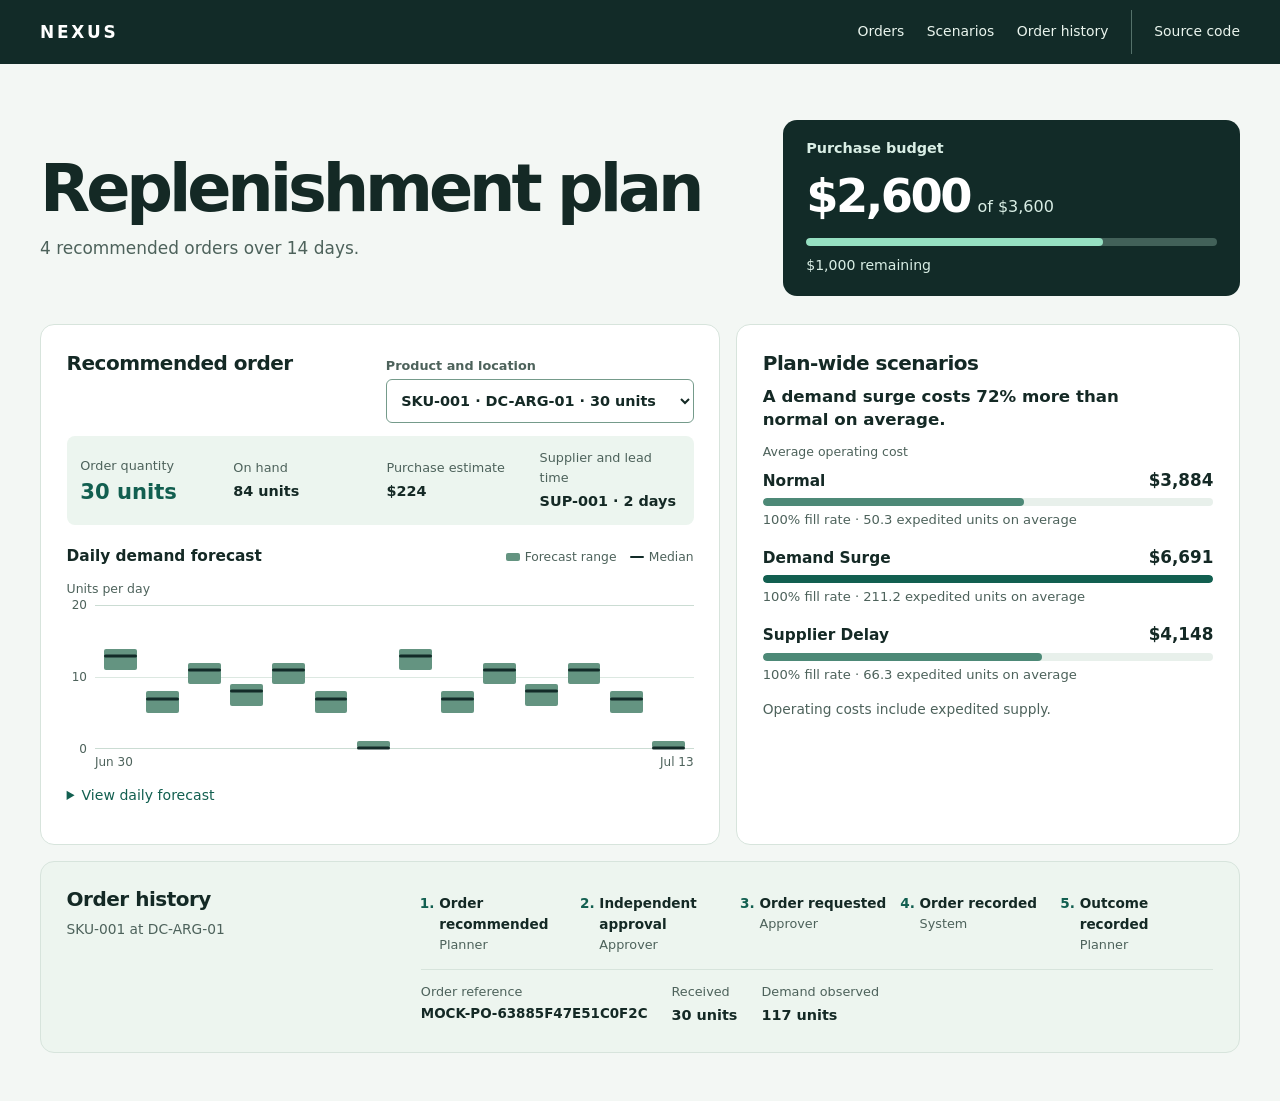
<file: docs/index.html>
<!doctype html>
<html lang="en">
<head>
  <meta charset="UTF-8">
  <meta name="viewport" content="width=device-width, initial-scale=1">
  <meta name="description" content="Explore recommended orders, demand forecasts, and supply scenarios in NEXUS.">
  <meta name="theme-color" content="#122b28">
  <title>NEXUS | Replenishment plan</title>
  <link rel="icon" href="data:,">
  <link rel="stylesheet" href="./workspace.css">
  <script src="./workspace-snapshot.js?v=3" defer></script>
  <script src="./workspace.js?v=3" defer></script>
</head>
<body>
  <a class="skip-link" href="#main">Skip to plan</a>
  <header class="masthead">
    <div class="frame masthead-inner">
      <a class="wordmark" href="./index.html">NEXUS</a>
      <nav aria-label="Plan navigation">
        <a href="#recommendation">Orders</a>
        <a href="#scenarios">Scenarios</a>
        <a href="#workflow">Order history</a>
        <a class="source-link" href="https://github.com/JoaquinOjedaDev/nexus-decision-intelligence-portfolio">Source code</a>
      </nav>
    </div>
  </header>

  <main id="main" class="frame" tabindex="-1">
    <section class="plan" aria-labelledby="plan-title">
      <div>
        <h1 id="plan-title">Replenishment plan</h1>
        <p class="plan-description" id="plan-description"></p>
      </div>
      <div class="budget-panel">
        <h2>Purchase budget</h2>
        <p class="budget-value"><strong id="purchase-total">…</strong> <span id="budget-total"></span></p>
        <div class="budget-track" aria-hidden="true"><span id="budget-fill"></span></div>
        <p class="budget-caption" id="budget-left"></p>
      </div>
    </section>

    <noscript><p>Enable JavaScript to view the plan.</p></noscript>

    <div class="analysis-grid">
      <section id="recommendation" class="panel" aria-labelledby="recommendation-title" tabindex="-1">
        <div class="section-head">
          <h2 id="recommendation-title">Recommended order</h2>
          <label class="picker" for="item">Product and location
            <select id="item"></select>
          </label>
        </div>
        <dl class="order-facts" aria-live="polite">
          <div class="order-quantity"><dt>Order quantity</dt><dd id="quantity">…</dd></div>
          <div><dt>On hand</dt><dd id="inventory">…</dd></div>
          <div><dt>Purchase estimate</dt><dd id="purchase">…</dd></div>
          <div><dt>Supplier and lead time</dt><dd id="supplier">…</dd></div>
        </dl>
        <div class="forecast">
          <div class="section-head">
            <h3>Daily demand forecast</h3>
            <p class="legend"><span>Forecast range</span> <span>Median</span></p>
          </div>
          <p class="chart-unit" aria-hidden="true">Units per day</p>
          <div class="forecast-grid" aria-hidden="true">
            <div class="chart-axis" id="chart-axis"></div>
            <div>
              <div class="chart" id="chart"></div>
              <div class="chart-dates" id="chart-dates"></div>
            </div>
          </div>
          <details>
            <summary>View daily forecast</summary>
            <table>
              <thead><tr><th scope="col">Date</th><th scope="col">P10</th><th scope="col">Median</th><th scope="col">P90</th></tr></thead>
              <tbody id="forecast-values"></tbody>
            </table>
          </details>
        </div>
      </section>

      <section id="scenarios" class="panel" aria-labelledby="scenarios-title" tabindex="-1">
        <h2 id="scenarios-title">Plan-wide scenarios</h2>
        <p class="scenario-insight" id="scenario-insight"></p>
        <p class="chart-unit">Average operating cost</p>
        <ul class="scenarios" id="scenario-values" aria-label="Scenario operating costs and fill rates"></ul>
        <p class="section-note">Operating costs include expedited supply.</p>
      </section>
    </div>

    <section id="workflow" class="panel workflow" aria-labelledby="workflow-title" tabindex="-1">
      <div>
        <h2 id="workflow-title">Order history</h2>
        <p class="section-note" id="audit-order"></p>
      </div>
      <div id="audit-record" hidden>
        <ol class="events" id="audit-events"></ol>
        <dl class="audit-facts">
          <div><dt>Order reference</dt><dd id="execution">…</dd></div>
          <div><dt>Received</dt><dd id="received">…</dd></div>
          <div><dt>Demand observed</dt><dd id="observed">…</dd></div>
        </dl>
      </div>
      <p class="history-empty" id="history-empty" hidden>No order recorded for this selection.</p>
    </section>
  </main>
</body>
</html>
</file>
<file: docs/workspace.css>
:root {
  color-scheme: light;
  --ink: #142925;
  --muted: #4d625b;
  --teal: #125f50;
  --dark: #122b28;
  --line: #d7e4dc;
  --surface: #f3f7f4;
  --range: #649481;
  --chart-height: 9rem;
  font-family: system-ui, sans-serif;
  color: var(--ink);
  background: var(--surface);
}

*, *::before, *::after { box-sizing: border-box; }
body { margin: 0; line-height: 1.55; }
h1, h2, h3, p, dl { margin: 0; }
h2 { font-size: 1.25rem; letter-spacing: -.025em; line-height: 1.2; }
h3 { font-size: .96rem; }
a { color: var(--teal); text-underline-offset: .2em; }
:where(a, select, summary):focus-visible { outline: 3px solid #187b67; outline-offset: 3px; }
.frame { width: min(1200px, calc(100% - 64px)); margin-inline: auto; }
main.frame { padding-bottom: clamp(1.5rem, 4vw, 3rem); }
.skip-link { position: absolute; left: 1rem; top: -5rem; padding: .6rem; background: white; }
.skip-link:focus { top: .5rem; z-index: 1; }

.masthead { background: var(--dark); }
.masthead-inner, nav { display: flex; align-items: center; flex-wrap: wrap; }
.masthead-inner { min-height: 4rem; justify-content: space-between; gap: .4rem 1.2rem; }
.wordmark { color: #fff; font-size: 1.06rem; font-weight: 800; letter-spacing: .16em; text-decoration: none; }
nav { gap: .15rem 1.4rem; font-size: .87rem; }
nav a { display: flex; align-items: center; min-height: 44px; color: #eaf5ee; text-decoration: none; }
nav a:hover { text-decoration: underline; }
.masthead :focus-visible { outline-color: #a7dfca; }
.source-link { padding-inline-start: 1.4rem; border-inline-start: 1px solid #54716a; }

.plan {
  display: grid;
  grid-template-columns: minmax(0, 1fr) minmax(280px, .65fr);
  align-items: center;
  gap: 1.8rem 2.5rem;
  padding-block: clamp(1.6rem, 4.4vw, 3.75rem) 1.75rem;
}
h1 { font-size: clamp(2.5rem, 5.1vw, 4.6rem); letter-spacing: -.063em; line-height: 1.02; }
.plan-description { margin-top: .8rem; color: var(--muted); font-size: 1.06rem; max-width: 42ch; }
.audit-facts { display: flex; flex-wrap: wrap; gap: .8rem 1.5rem; }
dt { color: var(--muted); font-size: .8rem; }
dd { margin: .14rem 0 0; font-weight: 675; font-variant-numeric: tabular-nums; }
.budget-panel { padding: 1.2rem 1.45rem; background: var(--dark); border-radius: 14px; color: #fff; }
.budget-panel h2 { color: #d9eee5; font-size: .9rem; letter-spacing: 0; }
.budget-value { margin-top: .25rem; color: #d9eee5; font-variant-numeric: tabular-nums; }
.budget-value span { margin-inline-start: .15rem; }
.budget-value strong { color: #fff; font-size: clamp(2.1rem, 3.8vw, 2.9rem); letter-spacing: -.055em; }
.budget-track, .scenario-track { overflow: hidden; border-radius: 8px; }
.budget-track { height: .5rem; margin-top: .35rem; background: #426159; }
.budget-track span, .scenario-track span { display: block; height: 100%; border-radius: inherit; }
.budget-track span { background: #96e0c2; }
.budget-caption { margin-top: .55rem; color: #d9eee5; font-size: .88rem; }

.analysis-grid { display: grid; grid-template-columns: minmax(0, 1.35fr) minmax(0, 1fr); gap: 1rem; }
.analysis-grid:has(details[open]) #scenarios { align-self: start; }
.panel { padding: clamp(1rem, 2.3vw, 1.6rem); border: 1px solid var(--line); border-radius: 14px; background: #fff; scroll-margin-top: 1rem; }
.section-head { display: flex; flex-wrap: wrap; justify-content: space-between; align-items: baseline; gap: .65rem 1rem; }
.picker { display: grid; gap: .2rem; max-width: 100%; font-size: .8rem; font-weight: 650; color: var(--muted); }
select {
  min-height: 44px;
  padding: .48rem .65rem;
  border: 1px solid #759b8b;
  border-radius: 6px;
  color: var(--ink);
  background: #fff;
  font: inherit;
}
select { width: 100%; font-size: .9rem; }
.order-facts {
  display: grid;
  grid-template-columns: repeat(auto-fit, minmax(min(100%, 104px), 1fr));
  align-items: center;
  gap: .65rem .8rem;
  margin-top: .85rem;
  padding: .75rem .85rem;
  border-radius: 8px;
  background: #ecf5ef;
}
.order-facts dd { font-size: .9rem; }
.order-quantity dd { font-size: 1.32rem; line-height: 1.3; color: var(--teal); }
.forecast { margin-top: 1.25rem; }
.legend { display: flex; flex-wrap: wrap; gap: .25rem .85rem; font-size: .77rem; color: var(--muted); }
.legend span::before {
  content: "";
  display: inline-block;
  vertical-align: middle;
  width: .85rem;
  height: .55rem;
  margin-right: .32rem;
  border-radius: 2px;
  background: var(--range);
}
.legend span + span::before { height: .16rem; background: var(--dark); }
.chart-unit { margin-top: .65rem; color: var(--muted); font-size: .78rem; }
.forecast-grid { display: grid; grid-template-columns: 2ch minmax(0, 1fr); gap: .5rem; margin-top: .45rem; }
.chart-axis { display: flex; flex-direction: column; justify-content: space-between; height: var(--chart-height); text-align: right; }
.chart-axis span, .chart-dates { color: var(--muted); font-size: .75rem; line-height: 1; font-variant-numeric: tabular-nums; }
.chart-axis span:first-child { transform: translateY(-50%); }
.chart-axis span:last-child { transform: translateY(50%); }
.chart {
  display: grid;
  grid-template-columns: repeat(14, minmax(0, 1fr));
  gap: 3px;
  height: var(--chart-height);
  padding-inline: .35rem;
  border-block: 1px solid #cbdcd3;
  background: linear-gradient(to bottom, transparent calc(50% - .5px), #dce8e1 calc(50% - .5px) calc(50% + .5px), transparent calc(50% + .5px));
}
.day { position: relative; }
.range, .median { position: absolute; inset-inline: 8%; border-radius: 2px; }
.range { min-height: 2px; background: var(--range); }
.median { height: 3px; background: var(--dark); transform: translateY(50%); }
.chart-dates { display: flex; justify-content: space-between; margin-top: .4rem; }
details { margin-top: .4rem; }
summary { width: fit-content; min-height: 44px; padding-block: .7rem; cursor: pointer; font-size: .88rem; color: var(--teal); }
table { width: 100%; border-collapse: collapse; font-size: .83rem; margin-top: .55rem; }
th, td { text-align: start; font-variant-numeric: tabular-nums; padding: .3rem .45rem; border-bottom: 1px solid var(--line); }

.scenario-insight { margin-top: .65rem; max-width: 34ch; font-size: 1.04rem; font-weight: 675; line-height: 1.4; }
.scenarios { list-style: none; display: grid; gap: .85rem; margin: .35rem 0 0; padding: 0; }
.scenario-heading { display: flex; flex-wrap: wrap; justify-content: space-between; gap: 0 .75rem; align-items: baseline; }
.scenario-heading strong { font-size: 1.05rem; font-variant-numeric: tabular-nums; }
.scenario-track { height: .5rem; margin-top: .28rem; background: #e8f0eb; }
.scenario-track span { background: #4d8977; }
.scenario-track .surge { background: var(--teal); }
.scenario p { margin-top: .25rem; color: var(--muted); font-size: .82rem; }
.section-note { margin-top: .85rem; color: var(--muted); font-size: .86rem; }

.workflow {
  display: grid;
  grid-template-columns: minmax(200px, 1fr) minmax(0, 2.4fr);
  gap: .85rem 1.5rem;
  margin-top: 1rem;
  background: #edf5ef;
}
.workflow .section-note { margin-top: .45rem; max-width: 32ch; }
.history-empty { align-self: center; color: var(--muted); font-size: .9rem; }
.events { display: grid; grid-template-columns: repeat(5, minmax(0, 1fr)); gap: .5rem; margin: 0; padding: .35rem 0 0; font-size: .85rem; }
.events li { margin-inline-start: 1.15rem; }
.events li::marker { color: var(--teal); font-weight: 700; }
.events span { display: block; color: var(--muted); font-size: .8rem; text-transform: capitalize; }
.audit-facts { margin-top: .9rem; padding-top: .75rem; border-top: 1px solid var(--line); font-size: .9rem; }
#execution { font-size: .84rem; overflow-wrap: anywhere; }

@media (max-width: 920px) {
  .frame { width: calc(100% - 40px); }
  .events { display: block; }
  .events li + li { margin-top: .25rem; }
  .events span { display: inline; margin-inline-start: .4rem; }
}
@media (max-width: 820px) {
  .analysis-grid { grid-template-columns: minmax(0, 1fr); }
}
@media (max-width: 720px) {
  .plan, .workflow { grid-template-columns: minmax(0, 1fr); }
  .plan { gap: 1rem; padding-bottom: 1rem; }
  .workflow .section-note { max-width: none; }
}
@media (max-width: 480px) {
  .frame { width: calc(100% - 28px); }
  .masthead-inner { align-items: start; flex-direction: column; padding-top: .65rem; gap: 0; }
  nav { gap: 0 .8rem; font-size: .8rem; }
  .source-link { padding-inline-start: .8rem; }
  .budget-panel { padding-inline: 1rem; }
  .picker { flex-basis: 100%; }
}
</file>
